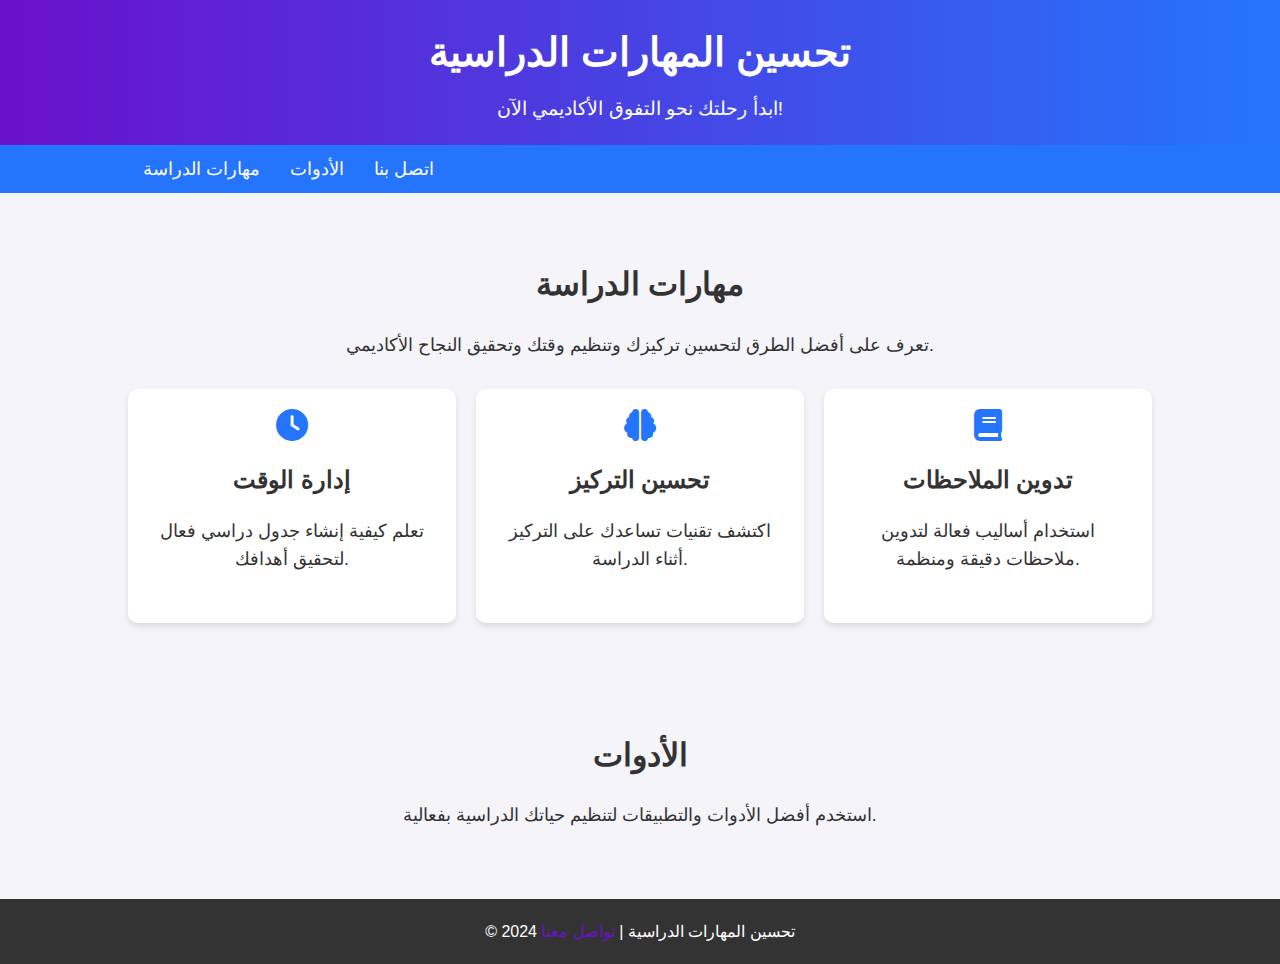
<file: index/improvement.html>
<title>تحسين المهارات الدراسية</title>
<link rel="stylesheet" href="https://cdnjs.cloudflare.com/ajax/libs/font-awesome/6.0.0/css/all.min.css">
<style>
    body {
        font-family: 'Arial', sans-serif;
        margin: 0;
        padding: 0;
        background: #f4f4f9;
        color: #333;
        line-height: 1.6;
    }
    header {
        background: linear-gradient(to right, #6a11cb, #2575fc);
        color: white;
        padding: 20px 10%;
        text-align: center;
    }
    header h1 {
        font-size: 2.5rem;
        margin: 0;
    }
    header p {
        margin: 10px 0 0;
        font-size: 1.2rem;
    }
    nav {
        background: #2575fc;
        padding: 10px 10%;
        display: flex;
        justify-content: space-between;
        align-items: center;
    }
    nav ul {
        list-style: none;
        margin: 0;
        padding: 0;
        display: flex;
    }
    nav ul li {
        margin: 0 15px;
    }
    nav ul li a {
        color: white;
        text-decoration: none;
        font-size: 1.1rem;
        transition: color 0.3s;
    }
    nav ul li a:hover {
        color: #f4f4f9;
    }
    section {
        padding: 40px 10%;
        text-align: center;
    }
    section h2 {
        font-size: 2rem;
        margin-bottom: 20px;
    }
    section p {
        font-size: 1.1rem;
        margin-bottom: 30px;
    }
    .cards {
        display: grid;
        grid-template-columns: repeat(auto-fit, minmax(300px, 1fr));
        gap: 20px;
    }
    .card {
        background: white;
        border-radius: 10px;
        box-shadow: 0 4px 6px rgba(0, 0, 0, 0.1);
        padding: 20px;
        transition: transform 0.3s;
    }
    .card:hover {
        transform: scale(1.05);
    }
    .card i {
        font-size: 2rem;
        color: #2575fc;
        margin-bottom: 10px;
    }
    .card h3 {
        font-size: 1.5rem;
        margin: 10px 0;
    }
    footer {
        background: #333;
        color: white;
        text-align: center;
        padding: 20px 10%;
    }
    footer p {
        margin: 0;
    }
    footer a {
        color: #6a11cb;
        text-decoration: none;
    }
</style>
</head>
<body>
<header>
    <h1>تحسين المهارات الدراسية</h1>
    <p>ابدأ رحلتك نحو التفوق الأكاديمي الآن!</p>
</header>
<nav>
    <ul>
        <li><a href="#skills">مهارات الدراسة</a></li>
        <li><a href="#tools">الأدوات</a></li>
        <li><a href="#contact">اتصل بنا</a></li>
    </ul>
</nav>
<section id="skills">
    <h2>مهارات الدراسة</h2>
    <p>تعرف على أفضل الطرق لتحسين تركيزك وتنظيم وقتك وتحقيق النجاح الأكاديمي.</p>
    <div class="cards">
        <div class="card">
            <i class="fas fa-clock"></i>
            <h3>إدارة الوقت</h3>
            <p>تعلم كيفية إنشاء جدول دراسي فعال لتحقيق أهدافك.</p>
        </div>
        <div class="card">
            <i class="fas fa-brain"></i>
            <h3>تحسين التركيز</h3>
            <p>اكتشف تقنيات تساعدك على التركيز أثناء الدراسة.</p>
        </div>
        <div class="card">
            <i class="fas fa-book"></i>
            <h3>تدوين الملاحظات</h3>
            <p>استخدام أساليب فعالة لتدوين ملاحظات دقيقة ومنظمة.</p>
        </div>
    </div>
</section>
<section id="tools">
    <h2>الأدوات</h2>
    <p>استخدم أفضل الأدوات والتطبيقات لتنظيم حياتك الدراسية بفعالية.</p>
</section>
<footer id="contact">
    <p>© 2024 تحسين المهارات الدراسية | <a href="#">تواصل معنا</a></p>
</footer>
</body>
</html>
</file>
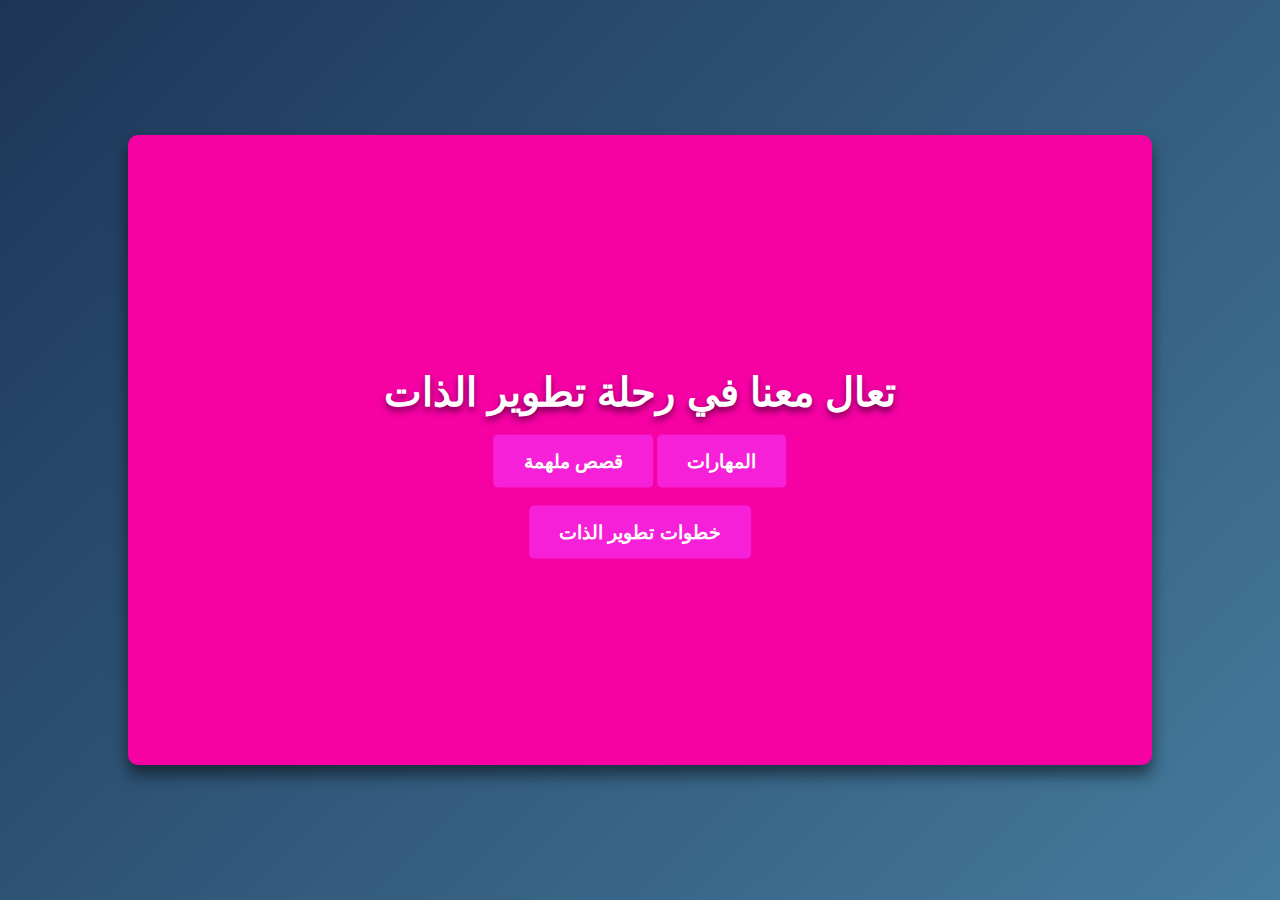
<file: index/self improvement.html>
<!DOCTYPE html>
<html lang="ar">
<head>
    <meta charset="UTF-8">
    <meta name="viewport" content="width=device-width, initial-scale=1.0">
    <title>رحلة تطوير الذات</title>
    <style>
        body {
            margin: 0;
            padding: 0;
            font-family: 'Tajawal', sans-serif;
            background: linear-gradient(135deg, #1d3557, #457b9d);
            color: white;
            display: flex;
            justify-content: center;
            align-items: center;
            height: 100vh;
            overflow: hidden;
        }

        .stage {
            position: relative;
            width: 80%;
            height: 70%;
            background: #f501a4;
            border-radius: 10px;
            overflow: hidden;
            box-shadow: 0 10px 15px rgba(0, 0, 0, 0.5);
        }

        .curtain {
            position: absolute;
            width: 50%;
            height: 100%;
            background: #6a0572;
            box-shadow: inset 0 0 10px rgba(0, 0, 0, 0.5);
            transition: transform 1.5s ease-in-out;
        }

        .curtain.left {
            left: 0;
            transform: translateX(0);
        }

        .curtain.right {
            right: 0;
            transform: translateX(0);
        }

        .stage.open .curtain.left {
            transform: translateX(-100%);
        }

        .stage.open .curtain.right {
            transform: translateX(100%);
        }

        .message {
            position: absolute;
            top: 50%;
            left: 50%;
            transform: translate(-50%, -50%);
            text-align: center;
            opacity: 0;
            transition: opacity 1s ease-in-out 1.5s;
        }

        .stage.open .message {
            opacity: 1;
        }

        .message h1 {
            font-size: 2.5rem;
            margin-bottom: 20px;
            text-shadow: 0 4px 6px rgba(0, 0, 0, 0.5);
        }

        .btn {
            padding: 15px 30px;
            background: #f520d8;
            color: white;
            font-size: 1.2rem;
            font-weight: bold;
            text-decoration: none;
            border: none;
            border-radius: 5px;
            cursor: pointer;
            transition: all 0.3s ease-in-out;
        }

        .btn:hover {
            background: #be046b;
            transform: scale(1.1);
        }
    </style>
</head>
<body>
    <div class="stage" id="stage">
        <div class="curtain left"></div>
        <div class="curtain right"></div>
        <div class="message">
            <h1>تعال معنا في رحلة تطوير الذات</h1>
            <button class="btn" onclick="navigateTo('../index/text/stories.html')">قصص ملهمة</button>
            <button class="btn" onclick="navigateTo('../index/text/skills1.html')">المهارات</button><br><br>
            <button class="btn" onclick="navigateTo('../index/text/steps.html')">خطوات تطوير الذات</button>


        </div>
    </div>

    <script>
        const stage = document.getElementById('stage');
        window.onload = () => {
            setTimeout(() => {
                stage.classList.add('open');
            }, 500);
        };

        function navigateTo(page) {
            window.location.href = page;
        }
    </script>
</body>
</html>
</file>
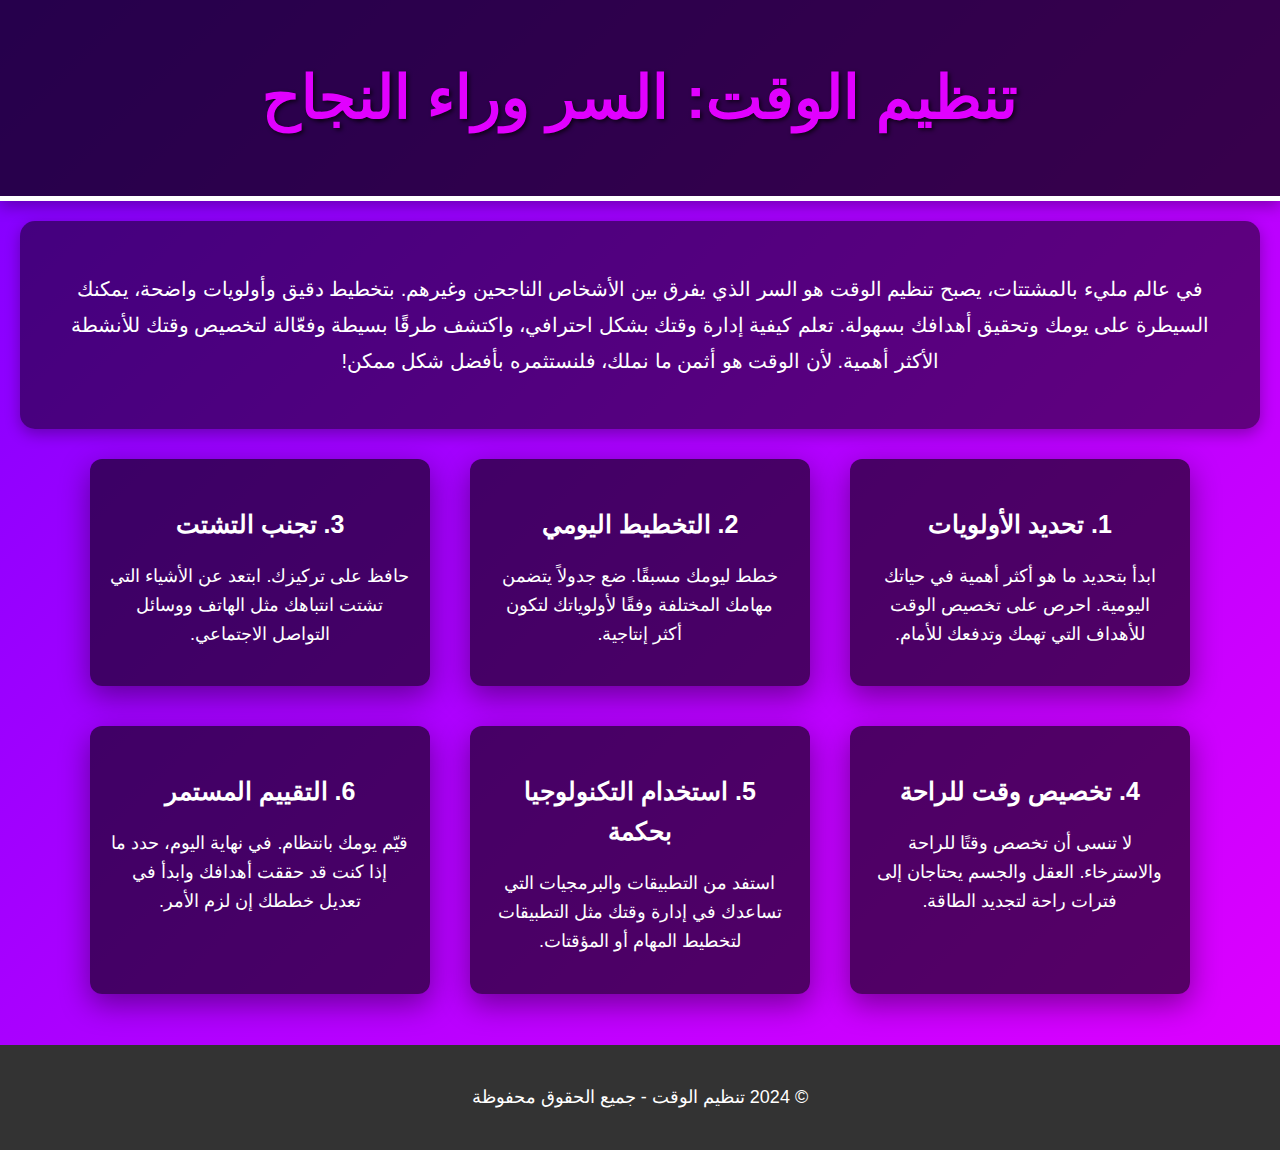
<file: index/time management.html>
<!DOCTYPE html>
<html lang="ar">
<head>
    <meta charset="UTF-8">
    <meta name="viewport" content="width=device-width, initial-scale=1.0">
    <title>تنظيم الوقت - أقوى وسيلة للنجاح</title>
    <style>
        body {
            font-family: 'Arial', sans-serif;
            background: linear-gradient(135deg, #7F00FF, #E100FF);
            margin: 0;
            padding: 0;
            color: #fff;
            line-height: 1.6;
            direction: rtl;
        }

        header {
            background-color: rgba(0, 0, 0, 0.7);
            padding: 50px;
            text-align: center;
            border-bottom: 5px solid #fff;
            box-shadow: 0 5px 15px rgba(0, 0, 0, 0.3);

        }

        header h1 {
            font-size: 60px;
            font-weight: bold;
            margin: 0;
            color: #E100FF;
            text-shadow: 2px 2px 4px rgba(0, 0, 0, 0.7);
        }

        .intro {
            text-align: center;
            padding: 30px;
            background-color: rgba(0, 0, 0, 0.5);
            margin: 20px;
            border-radius: 15px;
            box-shadow: 0 5px 15px rgba(0, 0, 0, 0.3);
            font-size: 20px;
            color: #fff;
            line-height: 1.8;
        }

        .steps {
            display: flex;
            justify-content: center;
            gap: 40px;
            margin-top: 30px;
            flex-wrap: wrap;
        }

        .step-card {
            background: rgba(0, 0, 0, 0.6);
            padding: 20px;
            width: 300px;
            border-radius: 12px;
            box-shadow: 0 10px 30px rgba(0, 0, 0, 0.4);
            text-align: center;
            transition: transform 0.3s ease, background-color 0.3s;
        }

        .step-card:hover {
            transform: translateY(-10px);
            background-color: #E100FF;
        }

        .step-card h3 {
            font-size: 25px;
            color: #fff;
            margin-bottom: 10px;
        }

        .step-card p {
            font-size: 18px;
            color: #fff;
        }

        footer {
            background-color: #333;
            color: #fff;
            padding: 20px;
            text-align: center;
            font-size: 18px;
        }

    </style>
</head>
<body>

    <header>
        <h1>تنظيم الوقت: السر وراء النجاح</h1>
    </header>

    <div class="intro">
    <p>في عالم مليء بالمشتتات، يصبح تنظيم الوقت هو السر الذي يفرق بين الأشخاص الناجحين وغيرهم. بتخطيط دقيق وأولويات واضحة، يمكنك السيطرة على يومك وتحقيق أهدافك بسهولة. تعلم كيفية إدارة وقتك بشكل احترافي، واكتشف طرقًا بسيطة وفعّالة لتخصيص وقتك للأنشطة الأكثر أهمية. لأن الوقت هو أثمن ما نملك، فلنستثمره بأفضل شكل ممكن!

    </p>
     </p>
    </div>

    <div class="steps">
        <div class="step-card">
            <h3>1. تحديد الأولويات</h3>
            <p>ابدأ بتحديد ما هو أكثر أهمية في حياتك اليومية. احرص على تخصيص الوقت للأهداف التي تهمك وتدفعك للأمام.</p>
        </div>
        <div class="step-card">
            <h3>2. التخطيط اليومي</h3>
            <p>خطط ليومك مسبقًا. ضع جدولاً يتضمن مهامك المختلفة وفقًا لأولوياتك لتكون أكثر إنتاجية.</p>
        </div>
        <div class="step-card">
            <h3>3. تجنب التشتت</h3>
            <p>حافظ على تركيزك. ابتعد عن الأشياء التي تشتت انتباهك مثل الهاتف ووسائل التواصل الاجتماعي.</p>
        </div>
        <div class="step-card">
            <h3>4. تخصيص وقت للراحة</h3>
            <p>لا تنسى أن تخصص وقتًا للراحة والاسترخاء. العقل والجسم يحتاجان إلى فترات راحة لتجديد الطاقة.</p>
        </div>
        <div class="step-card">
            <h3>5. استخدام التكنولوجيا بحكمة</h3>
            <p>استفد من التطبيقات والبرمجيات التي تساعدك في إدارة وقتك مثل التطبيقات لتخطيط المهام أو المؤقتات.</p>
        </div>
        <div class="step-card">
            <h3>6. التقييم المستمر</h3>
            <p>قيّم يومك بانتظام. في نهاية اليوم، حدد ما إذا كنت قد حققت أهدافك وابدأ في تعديل خططك إن لزم الأمر.</p>
        </div>
    </div>
<br><br>
    <footer>
        <p>© 2024 تنظيم الوقت - جميع الحقوق محفوظة</p>
    </footer>

</body>
</html>
</file>
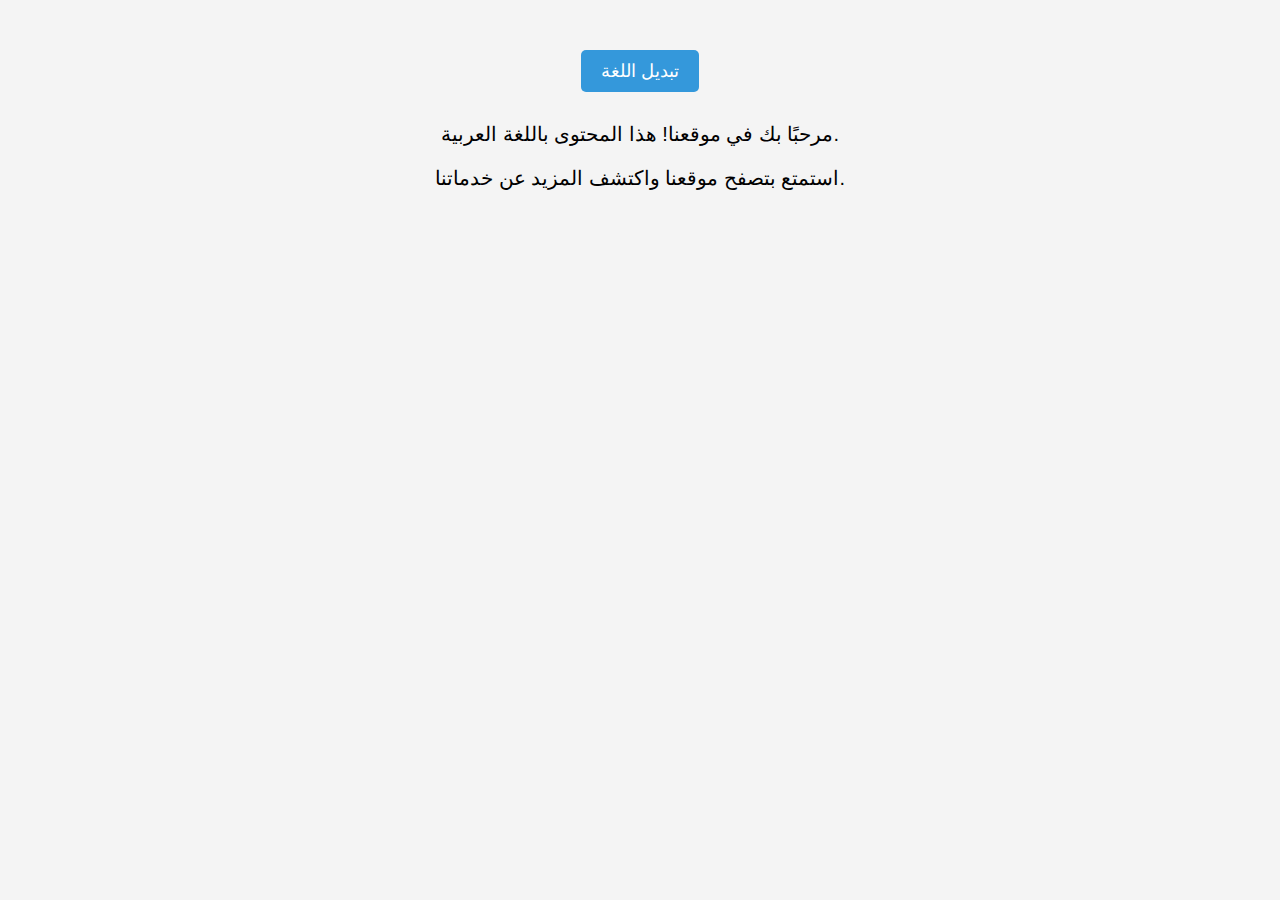
<file: index/translate.html>
<!DOCTYPE html>
<html lang="en">
<head>
    <meta charset="UTF-8">
    <meta name="viewport" content="width=device-width, initial-scale=1.0">
    <title>تغيير اللغة</title>
    <style>
        body {
            font-family: Arial, sans-serif;
            text-align: center;
            margin: 0;
            padding: 0;
            background-color: #f4f4f4;
        }

        .container {
            margin-top: 50px;
        }

        .lang-button {
            padding: 10px 20px;
            font-size: 18px;
            border-radius: 5px;
            border: none;
            background-color: #3498db;
            color: white;
            cursor: pointer;
            transition: background-color 0.3s ease;
        }

        .lang-button:hover {
            background-color: #2980b9;
        }

        .content {
            margin-top: 30px;
            font-size: 20px;
        }

        .english-content,
        .arabic-content {
            display: none;
        }

        .show-english .english-content {
            display: block;
        }

        .show-arabic .arabic-content {
            display: block;
        }
    </style>
</head>
<body>

    <div class="container">
        <button class="lang-button" onclick="toggleLanguage()">تبديل اللغة</button>

        <div class="content show-arabic">
            <!-- Arabic Content -->
            <p class="arabic-content">مرحبًا بك في موقعنا! هذا المحتوى باللغة العربية.</p>
            <p class="arabic-content">استمتع بتصفح موقعنا واكتشف المزيد عن خدماتنا.</p>

            <!-- English Content -->
            <p class="english-content">Welcome to our website! This is content in English.</p>
            <p class="english-content">Enjoy browsing our website and discover more about our services.</p>
        </div>
    </div>

    <script>
        function toggleLanguage() {
            const content = document.querySelector('.content');
            content.classList.toggle('show-english');
            content.classList.toggle('show-arabic');
        }
    </script>

</body>
</html>
</file>
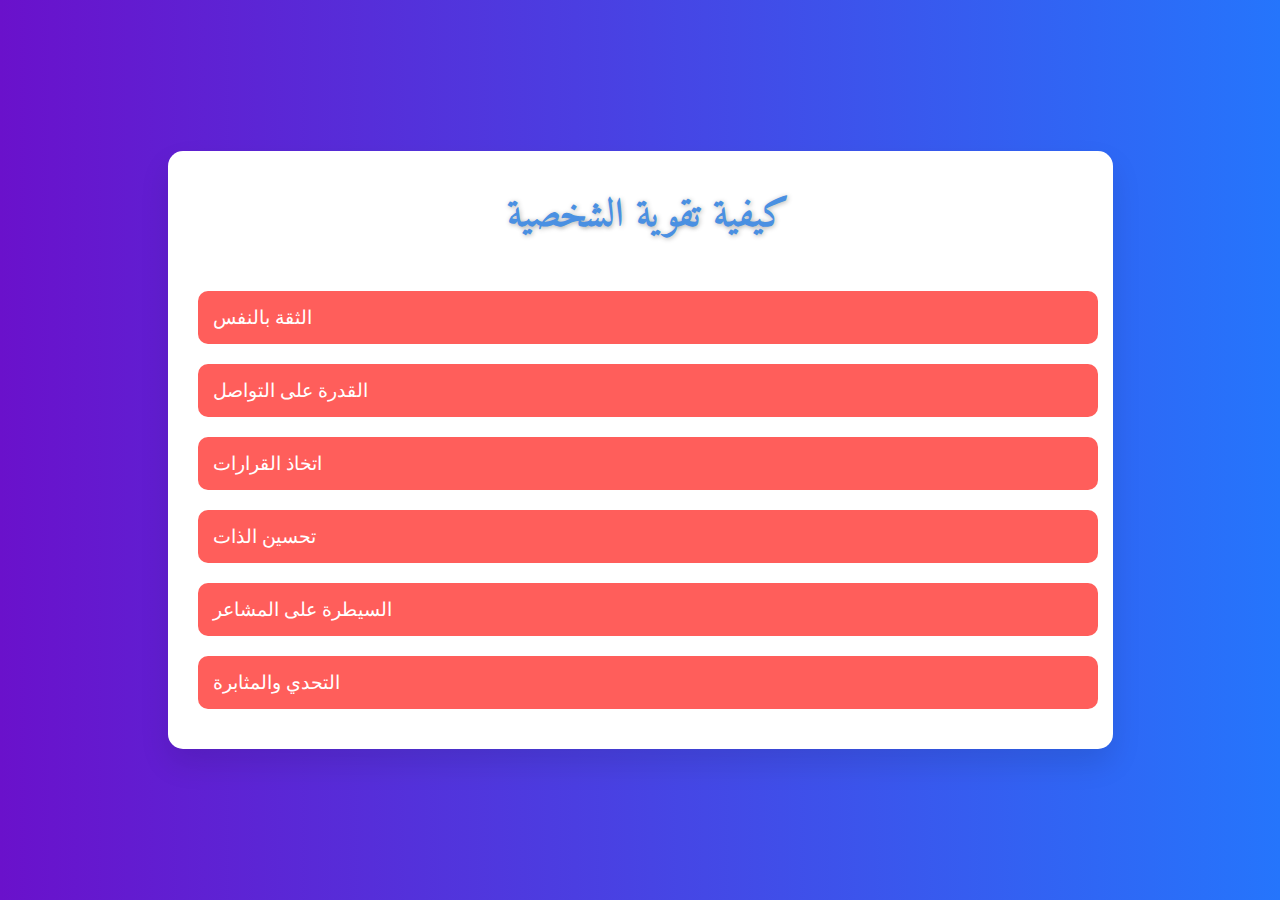
<file: index/text/personal.html>
<!DOCTYPE html>
<html lang="ar">
<head>
    <meta charset="UTF-8">
    <meta name="viewport" content="width=device-width, initial-scale=1.0">
    <title>تقوية الشخصية</title>
    <link href="https://fonts.googleapis.com/css2?family=Roboto:wght@400;500&family=Amiri&display=swap" rel="stylesheet">
    <style>
        body {
            font-family: 'Roboto', sans-serif;
            background: linear-gradient(to right, #6a11cb, #2575fc);
            margin: 0;
            padding: 0;
            display: flex;
            justify-content: center;
            align-items: center;
            min-height: 100vh;
            overflow: hidden;
        }

        .container {
            width: 85%;
    max-width: 900px;
    background-color: #fff;
    border-radius: 15px;
    padding: 30px;
    box-shadow: 0 15px 30px rgba(0, 0, 0, 0.1);
    animation: fadeIn 2s ease-in-out;
    max-height: 90vh; /* يحدد أقصى ارتفاع للـ container */
    overflow-y: auto; /* يتيح التمرير عند الحاجة */
    padding-right: 15px; /* لضمان عدم تداخل المحتوى مع الشريط الجانبي */
}

        .title {
            font-size: 2.5em;
            text-align: center;
            color: #4A90E2;
            margin-bottom: 30px;
            font-family: 'Amiri', serif;
            font-weight: bold;
            text-shadow: 1px 1px 5px rgba(0, 0, 0, 0.3);
            animation: slideIn 1.5s ease-in-out;
        }

        .accordion {
            background-color: #ff5e5b;
            color: #fff;
            border-radius: 10px;
            padding: 15px;
            cursor: pointer;
            width: 100%;
            text-align: left;
            font-size: 1.2em;
            border: none;
            outline: none;
            transition: all 0.3s ease;
            margin: 10px 0;
        }

        .accordion:hover {
            background-color: #ff9f92;
            transform: scale(1.05);
        }

        .panel {
            padding: 10px 20px;
            background-color: #f1f1f1;
            display: none;
            font-size: 1.1em;
            color: #333;
            border-radius: 5px;
            margin-top: 10px;
            animation: fadeInContent 1.5s ease-in-out;
        }

        .panel p {
            margin-bottom: 10px;
        }

        /* Animation Effects */
        @keyframes fadeIn {
            0% { opacity: 0; transform: translateY(-50px); }
            100% { opacity: 1; transform: translateY(0); }
        }

        @keyframes slideIn {
            0% { transform: translateX(-100%); }
            100% { transform: translateX(0); }
        }

        @keyframes fadeInContent {
            0% { opacity: 0; }
            100% { opacity: 1; }
        }
    </style>
</head>
<body>

    <div class="container">
        <div class="title">كيفية تقوية الشخصية</div>

        <!-- Accordion 1 -->
        <button class="accordion">الثقة بالنفس</button>
        <div class="panel">
            <p>الثقة بالنفس تعتبر من أبرز عوامل قوة الشخصية. الشخص الواثق من نفسه يظهر بشكل إيجابي في المواقف المختلفة، مما يساعده على النجاح في الحياة الشخصية والمهنية.</p>
            <p>لتقوية الثقة بالنفس، يمكنك العمل على تقبل نفسك كما أنت، وعدم المقارنة بالآخرين. أيضًا، العمل على تحسين مهاراتك وزيادة معرفتك يعزز من ثقتك بنفسك.</p>
        </div>

        <!-- Accordion 2 -->
        <button class="accordion">القدرة على التواصل</button>
        <div class="panel">
            <p>التواصل الفعّال مهارة أساسية لزيادة قوة الشخصية. الشخص الذي يستطيع التعبير عن أفكاره بوضوح والإصغاء للآخرين يكون أكثر قدرة على التأثير والنجاح في العلاقات الشخصية والمهنية.</p>
            <p>تعلم كيفية الاستماع للآخرين وطرح الأسئلة المناسبة، وكذلك التعبير عن نفسك بصدق وأسلوب محترم، يساهم في بناء شخصية قوية.</p>
        </div>

        <!-- Accordion 3 -->
        <button class="accordion">اتخاذ القرارات</button>
        <div class="panel">
            <p>اتخاذ القرارات بثقة يعتبر من سمات الشخصية القوية. الشخص الذي يتمتع بقدرة على اتخاذ قراراته بنفسه يكون أكثر قدرة على التعامل مع التحديات والتوجه نحو الأهداف.</p>
            <p>لتقوية هذه المهارة، يمكنك البدء باتخاذ قرارات صغيرة والانتقال تدريجيًا إلى قرارات أكبر. كما يجب أن تكون مستعدًا لتحمل المسؤولية عن قراراتك.</p>
        </div>

        <!-- Accordion 4 - تحسين الذات -->
        <button class="accordion">تحسين الذات</button>
        <div class="panel">
            <p>تحسين الذات هو عملية مستمرة تركز على تعزيز مهاراتك الشخصية وتطوير مميزاتك الفكرية والعاطفية. الشخص الذي يسعى لتحسين ذاته يواجه التحديات بثقة ويواصل العمل على نفسه بطرق فعّالة.</p>
            <p>ابدأ بتحديد نقاط قوتك وضعفك، وابحث عن طرق لتطوير كل منها. ابحث عن الكتب والموارد التي تساعدك على التعلم، ولا تتوقف أبدًا عن السعي نحو تحسين نفسك.</p>
        </div>

        <!-- Accordion 5 - السيطرة على المشاعر -->
        <button class="accordion">السيطرة على المشاعر</button>
        <div class="panel">
            <p>السيطرة على المشاعر تُعتبر من أهم مقومات الشخصية القوية. الشخص الذي يستطيع التحكم في مشاعره يستطيع التصرف بشكل أكثر عقلانية في المواقف الصعبة.</p>
            <p>ممارسة التأمل والتنفس العميق والتمارين الرياضية يمكن أن تساعدك على التحكم في مشاعرك. كما يمكن أن يساعدك التواصل مع الأصدقاء المقربين والعائلة في التعبير عن مشاعرك بطريقة صحية.</p>
        </div>

        <!-- Accordion 6 - التحدي والمثابرة -->
        <button class="accordion">التحدي والمثابرة</button>
        <div class="panel">
            <p>التحدي والمثابرة هما عنصران أساسيان لتحقيق النجاح وتطوير الشخصية. الشخص الذي يقبل التحديات ويستمر في السعي رغم الصعوبات يظهر قوة شخصية غير عادية.</p>
            <p>لتعزيز هذا الجانب، حدد أهدافًا صعبة وقابلة للتحقيق، واستمر في السعي نحوها مهما كانت الصعوبات. تعلم من كل فشل واعتبره خطوة نحو النجاح.</p>
        </div>
    </div>

    <script>
        var acc = document.getElementsByClassName("accordion");
        for (var i = 0; i < acc.length; i++) {
            acc[i].addEventListener("click", function() {
                this.classList.toggle("active");
                var panel = this.nextElementSibling;
                if (panel.style.display === "block") {
                    panel.style.display = "none";
                } else {
                    panel.style.display = "block";
                }
            });
        }
    </script>

</body>
</html>
</file>
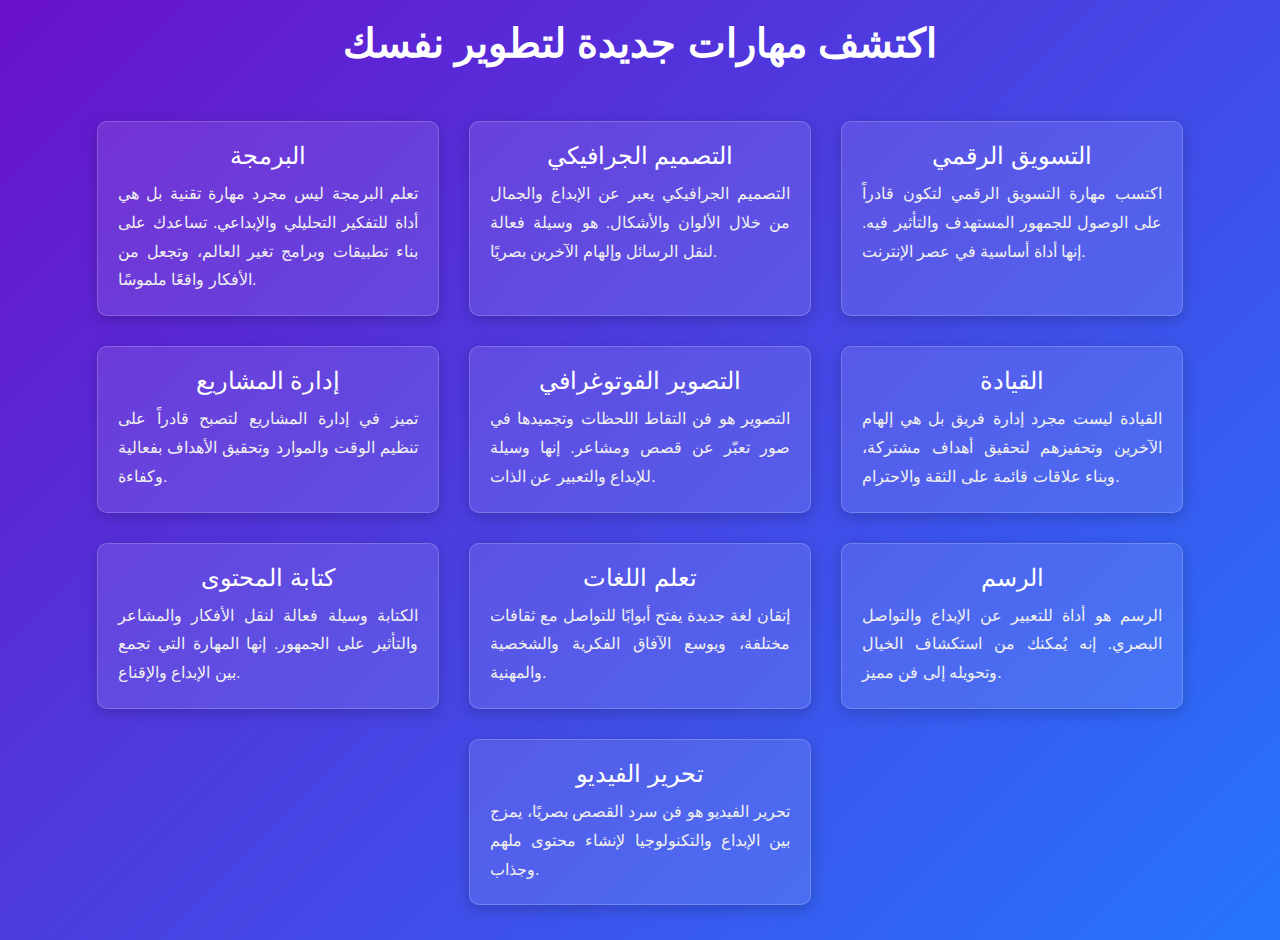
<file: index/text/skills.html>
<!DOCTYPE html>
<html lang="ar">
<head>
    <meta charset="UTF-8">
    <meta name="viewport" content="width=device-width, initial-scale=1.0">
    <title>تعلم مهارات جديدة</title>
    <style>
        body {
            font-family: 'Tajawal', sans-serif;
            background: linear-gradient(135deg, #6a11cb, #2575fc);
            margin: 0;
            padding: 0;
            color: #fff;
            text-align: center;
        }

        h1 {
            margin: 20px 0;
            font-size: 2.5em;
        }

        .skills-container {
            display: flex;
            flex-wrap: wrap;
            justify-content: center;
            padding: 20px;
        }

        .skill-card {
            background: rgba(255, 255, 255, 0.1);
            border: 1px solid rgba(255, 255, 255, 0.2);
            border-radius: 10px;
            width: 300px;
            margin: 15px;
            padding: 20px;
            box-shadow: 0 4px 15px rgba(0, 0, 0, 0.2);
            transition: transform 0.3s, box-shadow 0.3s;
            animation: fadeIn 1.5s ease-in-out;
        }

        .skill-card:hover {
            transform: scale(1.05);
            box-shadow: 0 8px 30px rgba(0, 0, 0, 0.3);
        }

        .skill-title {
            font-size: 1.5em;
            margin-bottom: 10px;
            color: #fff;
        }

        .skill-desc {
            font-size: 1em;
            line-height: 1.8;
            text-align: justify;
            color: #f0f0f0;
        }

        @keyframes fadeIn {
            from {
                opacity: 0;
                transform: translateY(20px);
            }
            to {
                opacity: 1;
                transform: translateY(0);
            }
        }
    </style>
</head>
<body>
    <h1>اكتشف مهارات جديدة لتطوير نفسك</h1>
    <div class="skills-container">
        <div class="skill-card">
            <div class="skill-title">البرمجة</div>
            <div class="skill-desc">
                تعلم البرمجة ليس مجرد مهارة تقنية بل هي أداة للتفكير التحليلي والإبداعي. تساعدك على بناء تطبيقات وبرامج تغير العالم، وتجعل من الأفكار واقعًا ملموسًا.
            </div>
        </div>
        <div class="skill-card">
            <div class="skill-title">التصميم الجرافيكي</div>
            <div class="skill-desc">
                التصميم الجرافيكي يعبر عن الإبداع والجمال من خلال الألوان والأشكال. هو وسيلة فعالة لنقل الرسائل وإلهام الآخرين بصريًا.
            </div>
        </div>
        <div class="skill-card">
            <div class="skill-title">التسويق الرقمي</div>
            <div class="skill-desc">
                اكتسب مهارة التسويق الرقمي لتكون قادراً على الوصول للجمهور المستهدف والتأثير فيه. إنها أداة أساسية في عصر الإنترنت.
            </div>
        </div>
        <div class="skill-card">
            <div class="skill-title">إدارة المشاريع</div>
            <div class="skill-desc">
                تميز في إدارة المشاريع لتصبح قادراً على تنظيم الوقت والموارد وتحقيق الأهداف بفعالية وكفاءة.
            </div>
        </div>
        <div class="skill-card">
            <div class="skill-title">التصوير الفوتوغرافي</div>
            <div class="skill-desc">
                التصوير هو فن التقاط اللحظات وتجميدها في صور تعبّر عن قصص ومشاعر. إنها وسيلة للإبداع والتعبير عن الذات.
            </div>
        </div>
        <div class="skill-card">
            <div class="skill-title">القيادة</div>
            <div class="skill-desc">
                القيادة ليست مجرد إدارة فريق بل هي إلهام الآخرين وتحفيزهم لتحقيق أهداف مشتركة، وبناء علاقات قائمة على الثقة والاحترام.
            </div>
        </div>
        <div class="skill-card">
            <div class="skill-title">كتابة المحتوى</div>
            <div class="skill-desc">
                الكتابة وسيلة فعالة لنقل الأفكار والمشاعر والتأثير على الجمهور. إنها المهارة التي تجمع بين الإبداع والإقناع.
            </div>
        </div>
        <div class="skill-card">
            <div class="skill-title">تعلم اللغات</div>
            <div class="skill-desc">
                إتقان لغة جديدة يفتح أبوابًا للتواصل مع ثقافات مختلفة، ويوسع الآفاق الفكرية والشخصية والمهنية.
            </div>
        </div>
        <div class="skill-card">
            <div class="skill-title">الرسم</div>
            <div class="skill-desc">
                الرسم هو أداة للتعبير عن الإبداع والتواصل البصري. إنه يُمكنك من استكشاف الخيال وتحويله إلى فن مميز.
            </div>
        </div>
        <div class="skill-card">
            <div class="skill-title">تحرير الفيديو</div>
            <div class="skill-desc">
                تحرير الفيديو هو فن سرد القصص بصريًا، يمزج بين الإبداع والتكنولوجيا لإنشاء محتوى ملهم وجذاب.
            </div>
        </div>
    </div>
</body>
</html>
</file>
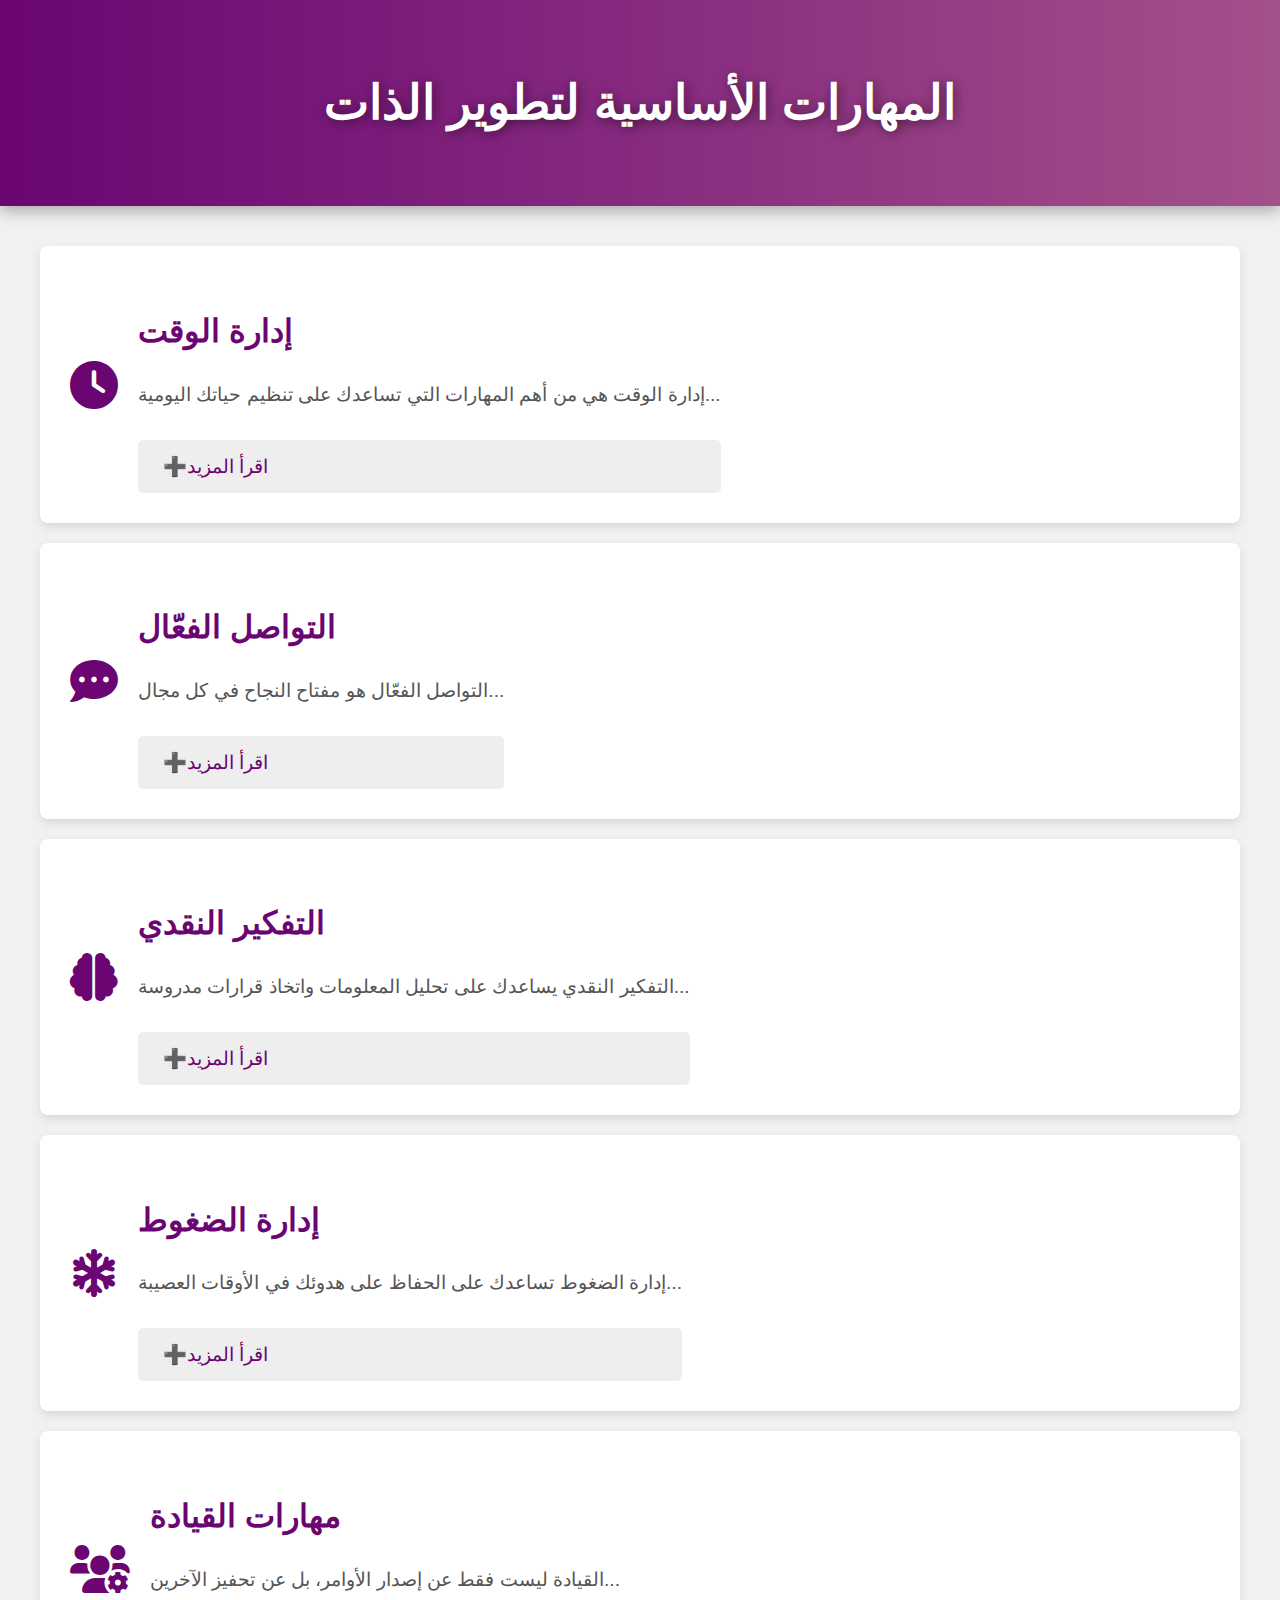
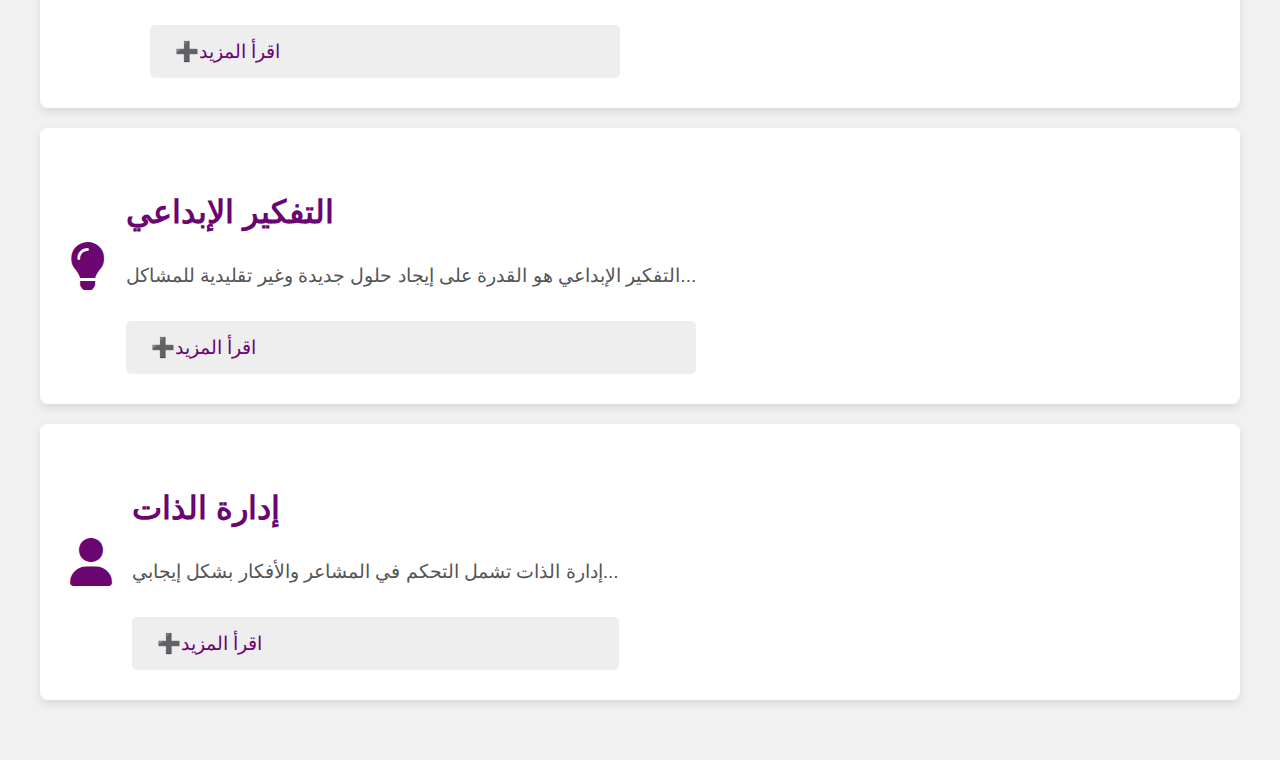
<file: index/text/skills1.html>
<!DOCTYPE html>
<html lang="ar">
<head>
    <meta charset="UTF-8">
    <meta name="viewport" content="width=device-width, initial-scale=1.0">
    <title>المهارات الأساسية لتطوير الذات</title>
    <link href="https://cdnjs.cloudflare.com/ajax/libs/font-awesome/6.0.0-beta3/css/all.min.css" rel="stylesheet">
    <style>
        body {
            font-family: 'Tajawal', sans-serif;
            margin: 0;
            padding: 0;
            background: #f1f1f1;
            color: #333;
            line-height: 1.8;
        }

        .header {
            background: linear-gradient(to right, #6a0572, #a4508b);
            color: white;
            padding: 60px 20px;
            text-align: center;
            box-shadow: 0 5px 15px rgba(0, 0, 0, 0.3);
        }

        .header h1 {
            font-size: 3rem;
            margin: 0;
            text-shadow: 2px 2px 12px rgba(0, 0, 0, 0.5);
        }

        .container {
            padding: 40px;
            max-width: 1200px;
            margin: 0 auto;
        }

        .skill {
            display: flex;
            align-items: center;
            background: #fff;
            margin-bottom: 20px;
            padding: 30px;
            border-radius: 8px;
            box-shadow: 0 4px 10px rgba(0, 0, 0, 0.1);
            transition: transform 0.3s, box-shadow 0.3s;
        }

        .skill:hover {
            transform: translateY(-5px);
            box-shadow: 0 10px 20px rgba(0, 0, 0, 0.2);
        }

        .skill i {
            font-size: 3rem;
            margin-right: 20px;
            color: #6a0572;
        }

        .skill h2 {
            font-size: 2rem;
            color: #6a0572;
            margin-bottom: 10px;
        }

        .skill p {
            font-size: 1.2rem;
            color: #555;
            line-height: 1.6;
        }

        /* Accordion Styles */
        .accordion {
            background-color: #eee;
            border: none;
            color: #6a0572;
            cursor: pointer;
            padding: 15px;
            width: 100%;
            text-align: left;
            border-radius: 5px;
            font-size: 1.2rem;
            margin-top: 10px;
            transition: background-color 0.3s;
        }

        .accordion:hover {
            background-color: #ddd;
        }

        .accordion:after {
            content: '\02795'; /* Plus sign */
            font-size: 1.2rem;
            float: left;
            margin-left: 10px;
        }

        .active:after {
            content: "\2796"; /* Minus sign */
        }

        .panel {
            padding: 0 18px;
            display: none;
            overflow: hidden;
            background-color: #f9f9f9;
            margin-top: 10px;
            border-radius: 5px;
            font-size: 1rem;
        }

        /* Animation for text appearance */
        .skill p {
            animation: fadeIn 1s ease-in-out;
        }

        @keyframes fadeIn {
            from {
                opacity: 0;
                transform: translateY(20px);
            }
            to {
                opacity: 1;
                transform: translateY(0);
            }
        }
    </style>
</head>
<body>

    <div class="header">
        <h1>المهارات الأساسية لتطوير الذات</h1>
    </div>

    <div class="container">

        <!-- Skill 1: إدارة الوقت -->
        <div class="skill">
            <i class="fas fa-clock"></i>
            <div>
                <h2>إدارة الوقت</h2>
                <p>إدارة الوقت هي من أهم المهارات التي تساعدك على تنظيم حياتك اليومية...</p>
                <button class="accordion">اقرأ المزيد</button>
                <div class="panel">
                    <p>من خلال تعلم إدارة الوقت بشكل جيد، يمكنك تقسيم مهامك اليومية على نحو فعال. سيكون لديك وقت مخصص للعمل، وقت للراحة، وأوقات للأنشطة الأخرى...</p>
                </div>
            </div>
        </div>

        <!-- Skill 2: التواصل الفعّال -->
        <div class="skill">
            <i class="fas fa-comment-dots"></i>
            <div>
                <h2>التواصل الفعّال</h2>
                <p>التواصل الفعّال هو مفتاح النجاح في كل مجال...</p>
                <button class="accordion">اقرأ المزيد</button>
                <div class="panel">
                    <p>من خلال تعلم كيفية التعبير عن أفكارك بوضوح، ستكون قادرًا على بناء علاقات قوية وتجنب سوء الفهم مع الآخرين. كما أنه سيمكنك من التأثير بشكل إيجابي في المحيطين بك...</p>
                </div>
            </div>
        </div>

        <!-- Skill 3: التفكير النقدي -->
        <div class="skill">
            <i class="fas fa-brain"></i>
            <div>
                <h2>التفكير النقدي</h2>
                <p>التفكير النقدي يساعدك على تحليل المعلومات واتخاذ قرارات مدروسة...</p>
                <button class="accordion">اقرأ المزيد</button>
                <div class="panel">
                    <p>يتيح لك التفكير النقدي القدرة على النظر للأمور من زوايا متعددة، وتحليل القرارات بناءً على حقائق مدروسة بدلاً من الانحيازات الشخصية...</p>
                </div>
            </div>
        </div>

        <!-- Skill 4: إدارة الضغوط -->
        <div class="skill">
            <i class="fas fa-snowflake"></i>
            <div>
                <h2>إدارة الضغوط</h2>
                <p>إدارة الضغوط تساعدك على الحفاظ على هدوئك في الأوقات العصيبة...</p>
                <button class="accordion">اقرأ المزيد</button>
                <div class="panel">
                    <p>تعلم تقنيات التنفس العميق والتمارين الاسترخائية يمكن أن يساعدك على تقليل مستويات التوتر والحفاظ على تركيزك خلال فترات الضغط العالية...</p>
                </div>
            </div>
        </div>

        <!-- Skill 5: مهارات القيادة -->
        <div class="skill">
            <i class="fas fa-users-cog"></i>
            <div>
                <h2>مهارات القيادة</h2>
                <p>القيادة ليست فقط عن إصدار الأوامر، بل عن تحفيز الآخرين...</p>
                <button class="accordion">اقرأ المزيد</button>
                <div class="panel">
                    <p>تطوير مهارات القيادة يعني أنك ستتعلم كيفية إلهام الفريق، تعزيز الروح المعنوية، وتحقيق الأهداف المشتركة. القيادة هي عملية مستمرة من التعلم والنمو الشخصي...</p>
                </div>
            </div>
        </div>

        <!-- Skill 6: التفكير الإبداعي -->
        <div class="skill">
            <i class="fas fa-lightbulb"></i>
            <div>
                <h2>التفكير الإبداعي</h2>
                <p>التفكير الإبداعي هو القدرة على إيجاد حلول جديدة وغير تقليدية للمشاكل...</p>
                <button class="accordion">اقرأ المزيد</button>
                <div class="panel">
                    <p>من خلال تحفيز خيالك وفتح آفاقك لطرق جديدة للتفكير، يمكنك إيجاد حلول مبتكرة وغير تقليدية. التفكير الإبداعي يتطلب منك دائمًا أن تكون مستعدًا لتحدي الأفكار التقليدية...</p>
                </div>
            </div>
        </div>

        <!-- Skill 7: إدارة الذات -->
        <div class="skill">
            <i class="fas fa-user"></i>
            <div>
                <h2>إدارة الذات</h2>
                <p>إدارة الذات تشمل التحكم في المشاعر والأفكار بشكل إيجابي...</p>
                <button class="accordion">اقرأ المزيد</button>
                <div class="panel">
                    <p>من خلال تعلم كيفية تنظيم وقتك ومشاعرك وأفكارك، ستتمكن من تحسين إنتاجيتك وحياتك الشخصية بشكل عام. إدارة الذات تساعدك في التحلي بالصبر والإرادة لتحقيق أهدافك...</p>
                </div>
            </div>
        </div>

    </div>

    <script>
        var acc = document.getElementsByClassName("accordion");
        var i;

        for (i = 0; i < acc.length; i++) {
            acc[i].addEventListener("click", function() {
                this.classList.toggle("active");
                var panel = this.nextElementSibling;
                if (panel.style.display === "block") {
                    panel.style.display = "none";
                } else {
                    panel.style.display = "block";
                }
            });
        }
    </script>
</body>
</html>
</file>
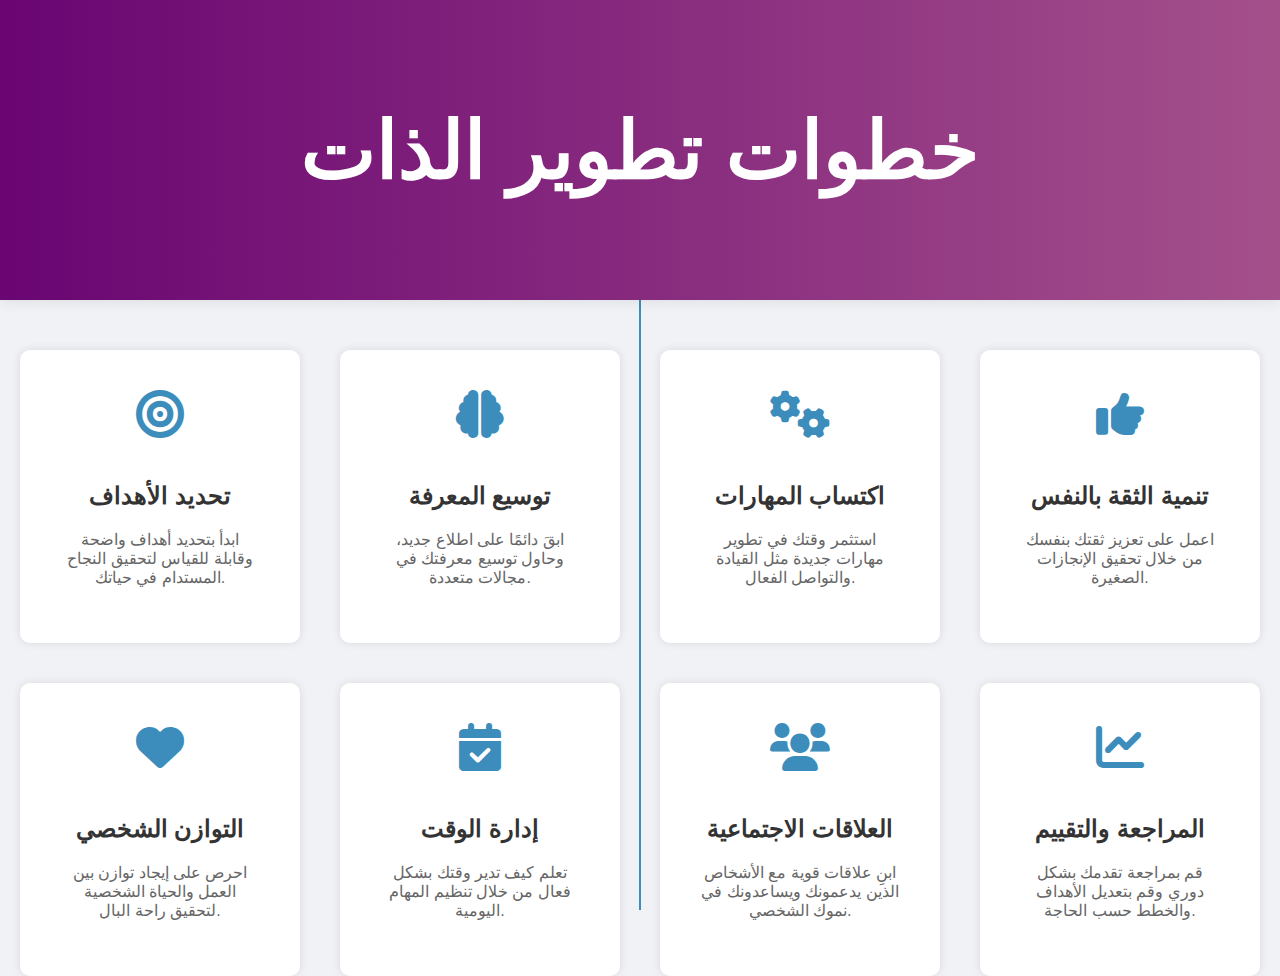
<file: index/text/steps.html>
<!DOCTYPE html>
<html lang="ar">
<head>
    <meta charset="UTF-8">
    <meta name="viewport" content="width=device-width, initial-scale=1.0">
    <title>خطوات تطوير الذات</title>
    <link href="https://cdnjs.cloudflare.com/ajax/libs/font-awesome/6.0.0-beta3/css/all.min.css" rel="stylesheet">
    <style>
        body {
            font-family: 'Tajawal', sans-serif;
            margin: 0;
            padding: 0;
            background-color: #f0f2f5;
        }

        .header {
            background:linear-gradient(to right, #6a0572, #a4508b);;
            color: white;
            text-align: center;
            padding: 50px 0;
            font-size: 2.5rem;
            box-shadow: 0 0 15px rgba(0, 0, 0, 0.1);
        }

        .steps-container {
            display: flex;
            justify-content: center;
            align-items: flex-start;
            margin-top: 50px;
            gap: 40px;
            flex-wrap: wrap;
        }

        .step {
            text-align: center;
            background-color: #fff;
            border-radius: 10px;
            box-shadow: 0 0 10px rgba(0, 0, 0, 0.1);
            padding: 40px;
            width: 200px;
            transition: transform 0.3s ease;
        }

        .step:hover {
            transform: translateY(-10px);
        }

        .step i {
            font-size: 3rem;
            color: #3c8dbc;
            margin-bottom: 20px;
        }

        .step h3 {
            font-size: 1.5rem;
            color: #333;
            margin-bottom: 20px;
        }

        .step p {
            font-size: 1rem;
            color: #666;
        }

        /* Creating the lines that connect the steps */
        .line {
            position: absolute;
            top: 10px;
            left: 50%;
            transform: translateX(-50%);
            width: 2px;
            height: 100%;
            background-color: #3c8dbc;
            z-index: -1;
        }

        /* Adjusting step positions for better look */
        .step:nth-child(1) { position: relative; }
        .step:nth-child(2) { position: relative; }
        .step:nth-child(3) { position: relative; }
        .step:nth-child(4) { position: relative; }
        .step:nth-child(5) { position: relative; }
        .step:nth-child(6) { position: relative; }
        .step:nth-child(7) { position: relative; }
        .step:nth-child(8) { position: relative; }
    </style>
</head>
<body>

    <div class="header">
        <h1>خطوات تطوير الذات</h1>
    </div>

    <div class="steps-container">
        <div class="step">
            <i class="fas fa-bullseye"></i>
            <h3>تحديد الأهداف</h3>
            <p>ابدأ بتحديد أهداف واضحة وقابلة للقياس لتحقيق النجاح المستدام في حياتك.</p>
        </div>
        <div class="step">
            <i class="fas fa-brain"></i>
            <h3>توسيع المعرفة</h3>
            <p>ابقَ دائمًا على اطلاع جديد، وحاول توسيع معرفتك في مجالات متعددة.</p>
        </div>
        <div class="step">
            <i class="fas fa-cogs"></i>
            <h3>اكتساب المهارات</h3>
            <p>استثمر وقتك في تطوير مهارات جديدة مثل القيادة والتواصل الفعال.</p>
        </div>
        <div class="step">
            <i class="fas fa-thumbs-up"></i>
            <h3>تنمية الثقة بالنفس</h3>
            <p>اعمل على تعزيز ثقتك بنفسك من خلال تحقيق الإنجازات الصغيرة.</p>
        </div>
        <div class="step">
            <i class="fas fa-heart"></i>
            <h3>التوازن الشخصي</h3>
            <p>احرص على إيجاد توازن بين العمل والحياة الشخصية لتحقيق راحة البال.</p>
        </div>
        <div class="step">
            <i class="fas fa-calendar-check"></i>
            <h3>إدارة الوقت</h3>
            <p>تعلم كيف تدير وقتك بشكل فعال من خلال تنظيم المهام اليومية.</p>
        </div>
        <div class="step">
            <i class="fas fa-users"></i>
            <h3>العلاقات الاجتماعية</h3>
            <p>ابنِ علاقات قوية مع الأشخاص الذين يدعمونك ويساعدونك في نموك الشخصي.</p>
        </div>
        <div class="step">
            <i class="fas fa-chart-line"></i>
            <h3>المراجعة والتقييم</h3>
            <p>قم بمراجعة تقدمك بشكل دوري وقم بتعديل الأهداف والخطط حسب الحاجة.</p>
        </div>
    </div>

    <div class="line"></div>

</body>
</html>
</file>
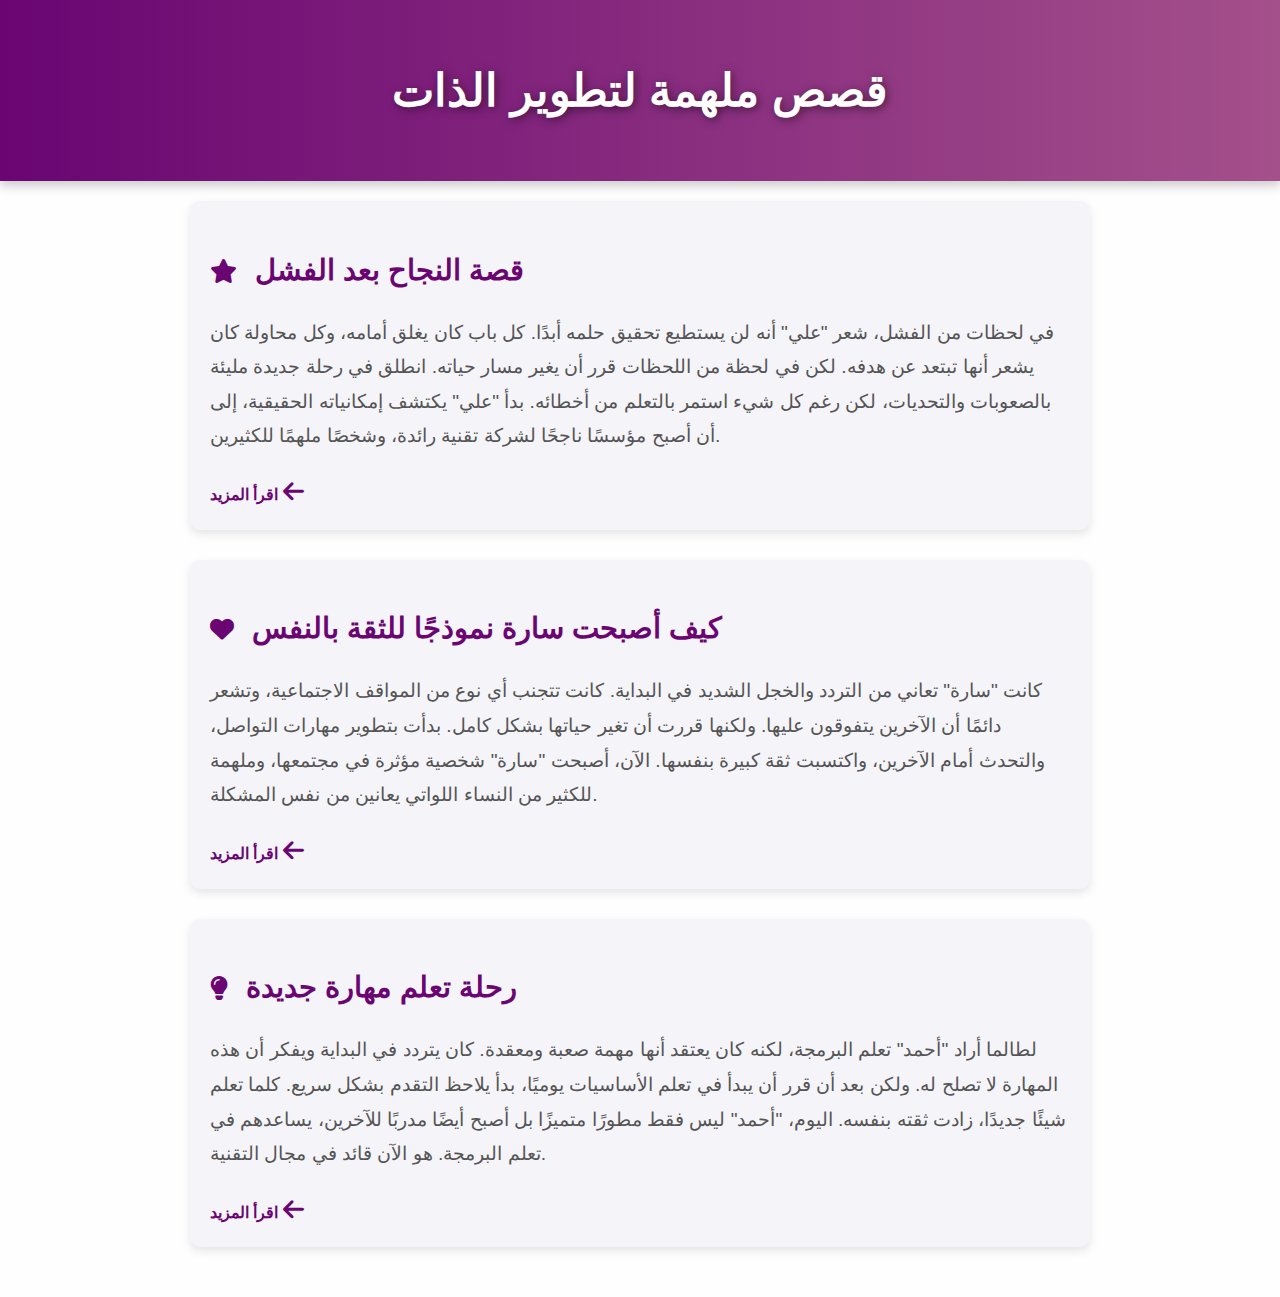
<file: index/text/stories.html>
<!DOCTYPE html>
<html lang="ar">
<head>
    <meta charset="UTF-8">
    <meta name="viewport" content="width=device-width, initial-scale=1.0">
    <title>قصص ملهمة لتطوير الذات</title>
    <!-- إضافة Font Awesome -->
    <link href="https://cdnjs.cloudflare.com/ajax/libs/font-awesome/6.0.0-beta3/css/all.min.css" rel="stylesheet">
    <style>
        body {
            margin: 0;
            font-family: 'Tajawal', sans-serif;
            background-color: #fefefe;
            color: #333;
            line-height: 1.8;
        }

        .header {
            background: linear-gradient(to right, #6a0572, #a4508b);
            color: white;
            text-align: center;
            padding: 50px 20px;
            box-shadow: 0 5px 10px rgba(0, 0, 0, 0.2);
        }

        .header h1 {
            font-size: 2.8rem;
            margin: 0;
            text-shadow: 2px 2px 10px rgba(0, 0, 0, 0.5);
        }

        .container {
            padding: 20px;
            max-width: 900px;
            margin: 0 auto;
        }

        .story {
            margin-bottom: 30px;
            padding: 20px;
            background: #f4f4f9;
            border-radius: 10px;
            box-shadow: 0 4px 10px rgba(0, 0, 0, 0.1);
            transition: transform 0.3s, box-shadow 0.3s;
        }

        .story:hover {
            transform: scale(1.02);
            box-shadow: 0 8px 20px rgba(0, 0, 0, 0.2);
        }

        .story h2 {
            color: #6a0572;
            font-size: 1.8rem;
            margin-bottom: 10px;
        }

        .story p {
            font-size: 1.2rem;
            color: #555;
            margin-bottom: 15px;
        }

        .story i {
            font-size: 1.5rem;
            margin-right: 10px;
            color: #6a0572;
        }

        .read-more {
            display: inline-block;
            margin-top: 10px;
            text-decoration: none;
            color: #6a0572;
            font-weight: bold;
            transition: color 0.3s;
        }

        .read-more:hover {
            color: #a4508b;
        }

        /* Animation for text appearance */
        .story p {
            animation: fadeIn 1s ease-in-out;
        }

        @keyframes fadeIn {
            from {
                opacity: 0;
                transform: translateY(20px);
            }
            to {
                opacity: 1;
                transform: translateY(0);
            }
        }
    </style>
</head>
<body>
    <div class="header">
        <h1>قصص ملهمة لتطوير الذات</h1>
    </div>
    <div class="container">
        <!-- Story 1 -->
        <div class="story">
            <h2><i class="fas fa-star"></i> قصة النجاح بعد الفشل</h2>
            <p>
                في لحظات من الفشل، شعر "علي" أنه لن يستطيع تحقيق حلمه أبدًا. كل باب كان يغلق أمامه، وكل محاولة كان يشعر أنها تبتعد عن هدفه. 
                لكن في لحظة من اللحظات قرر أن يغير مسار حياته. انطلق في رحلة جديدة مليئة بالصعوبات والتحديات، لكن رغم كل شيء استمر بالتعلم من أخطائه.
                بدأ "علي" يكتشف إمكانياته الحقيقية، إلى أن أصبح مؤسسًا ناجحًا لشركة تقنية رائدة، وشخصًا ملهمًا للكثيرين.
            </p>
            <a href="#" class="read-more">اقرأ المزيد <i class="fas fa-arrow-left"></i></a>
        </div>

        <!-- Story 2 -->
        <div class="story">
            <h2><i class="fas fa-heart"></i> كيف أصبحت سارة نموذجًا للثقة بالنفس</h2>
            <p>
                كانت "سارة" تعاني من التردد والخجل الشديد في البداية. كانت تتجنب أي نوع من المواقف الاجتماعية، وتشعر دائمًا أن الآخرين يتفوقون عليها.
                ولكنها قررت أن تغير حياتها بشكل كامل. بدأت بتطوير مهارات التواصل، والتحدث أمام الآخرين، واكتسبت ثقة كبيرة بنفسها.
                الآن، أصبحت "سارة" شخصية مؤثرة في مجتمعها، وملهمة للكثير من النساء اللواتي يعانين من نفس المشكلة.
            </p>
            <a href="#" class="read-more">اقرأ المزيد <i class="fas fa-arrow-left"></i></a>
        </div>

        <!-- Story 3 -->
        <div class="story">
            <h2><i class="fas fa-lightbulb"></i> رحلة تعلم مهارة جديدة</h2>
            <p>
                لطالما أراد "أحمد" تعلم البرمجة، لكنه كان يعتقد أنها مهمة صعبة ومعقدة. كان يتردد في البداية ويفكر أن هذه المهارة لا تصلح له.
                ولكن بعد أن قرر أن يبدأ في تعلم الأساسيات يوميًا، بدأ يلاحظ التقدم بشكل سريع. كلما تعلم شيئًا جديدًا، زادت ثقته بنفسه.
                اليوم، "أحمد" ليس فقط مطورًا متميزًا بل أصبح أيضًا مدربًا للآخرين، يساعدهم في تعلم البرمجة. هو الآن قائد في مجال التقنية.
            </p>
            <a href="#" class="read-more">اقرأ المزيد <i class="fas fa-arrow-left"></i></a>
        </div>
    </div>
</body>
</html>
</file>
